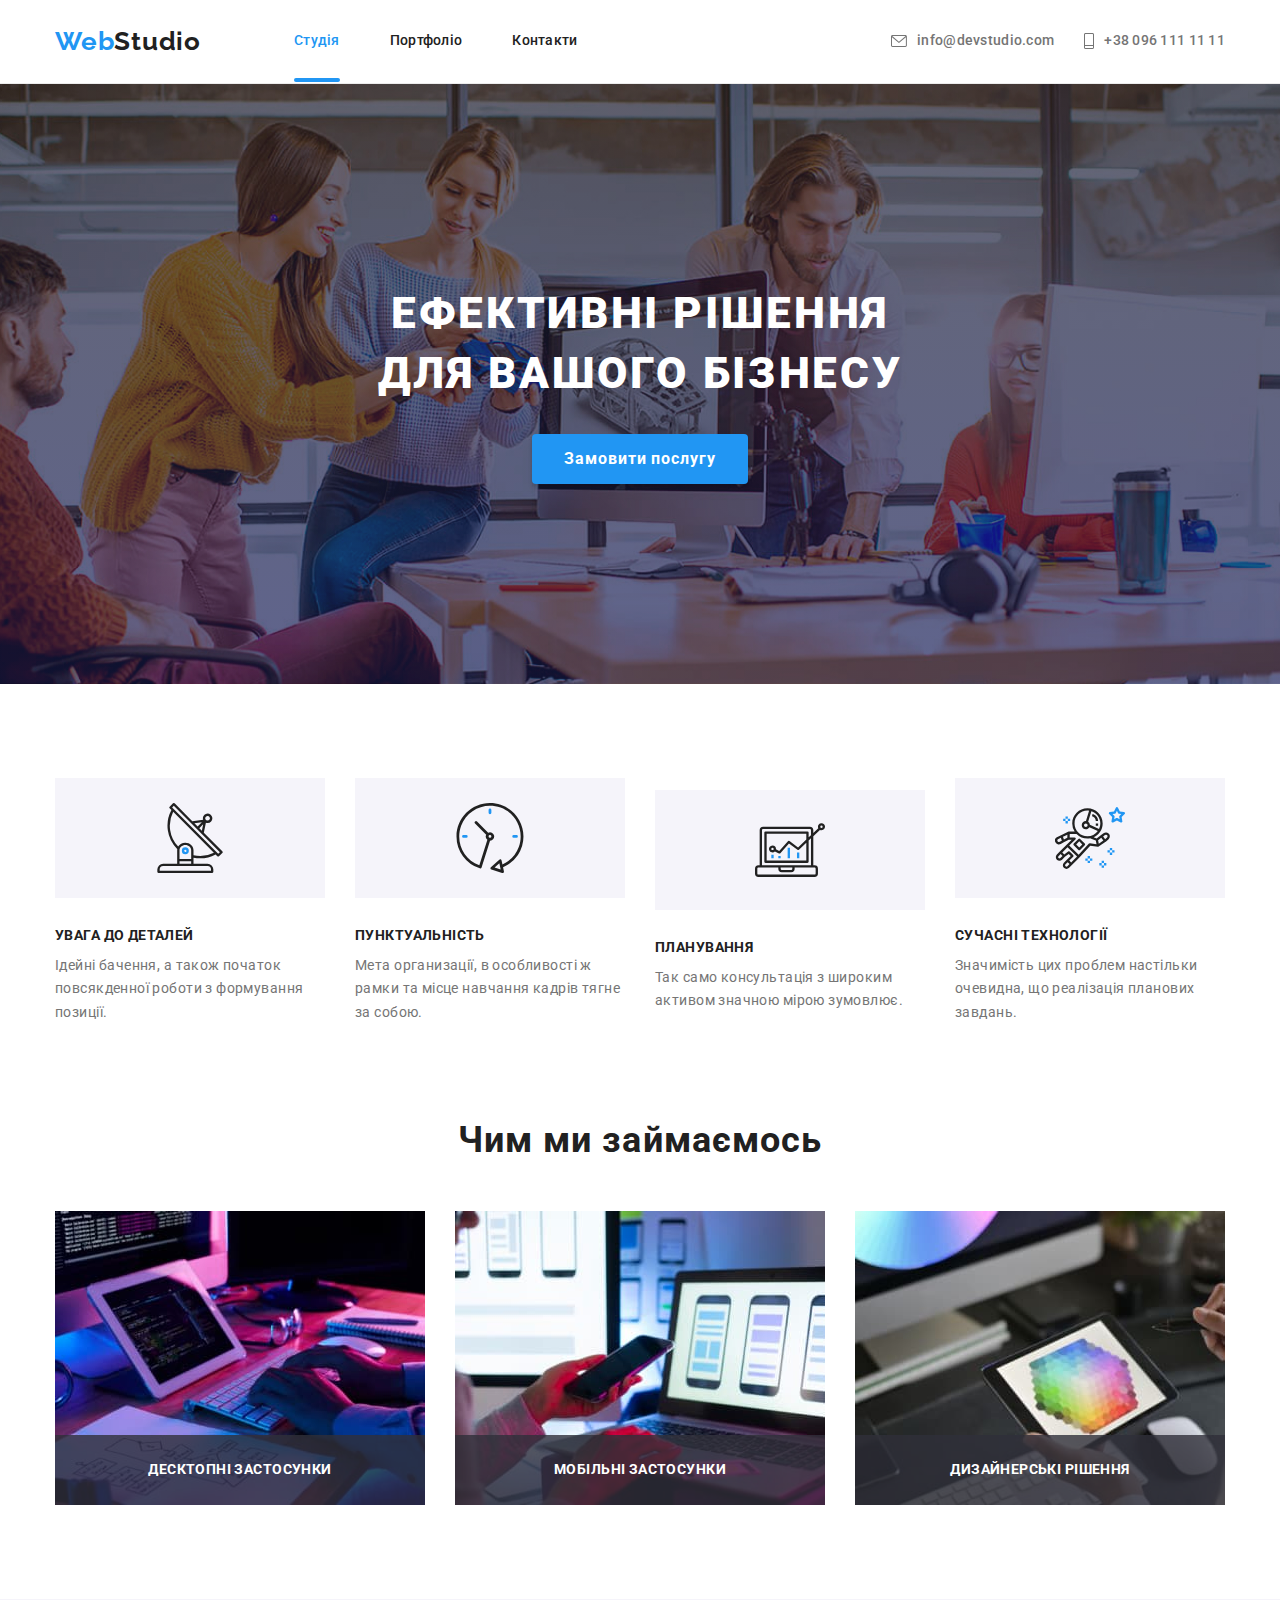
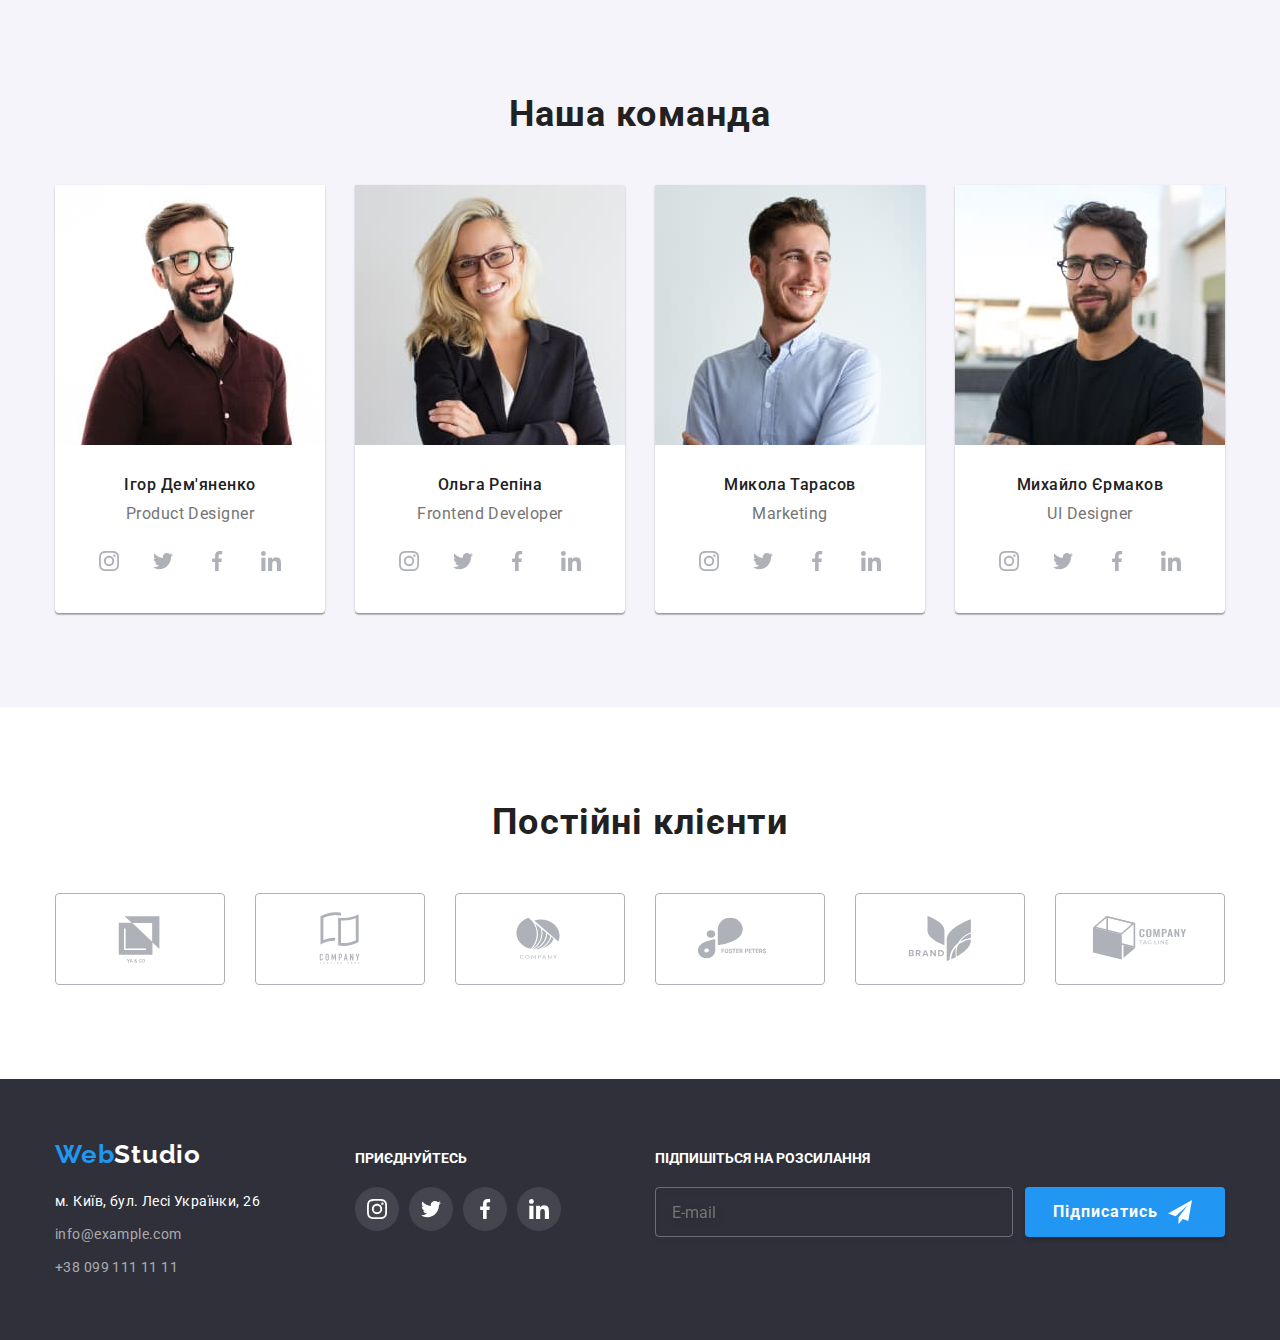
<file: index.html>
<!DOCTYPE html>
<html lang="ru">
<head>
    <meta charset="UTF-8">
    <meta http-equiv="X-UA-Compatible" content="IE=edge">
    <meta name="viewport" content="width=device-width, initial-scale=1.0">
    <title>WebStudio</title>
    <link rel="preconnect" href="https://fonts.googleapis.com">
    <link rel="preconnect" href="https://fonts.gstatic.com" crossorigin>
    <link rel="stylesheet" href="https://fonts.googleapis.com/css2?family=Raleway:wght@700&family=Roboto:wght@400;500;700;900&display=swap">
    <link rel="stylesheet" href="https://cdnjs.cloudflare.com/ajax/libs/modern-normalize/1.1.0/modern-normalize.min.css">
    <!-- <link rel="stylesheet" href="./css/styles.css"> -->
    <link rel="stylesheet" href="./css/main.min.css" />
</head>

<body>
<!-- Header -->
<header class="header">
    <div class="header__container container">
        <nav class="header__logo-menu">
            <a class="logo" href="index.html">Web<span class="logo-header">Studio</a>
            <ul class="menu">
                <li class="menu__item">
                    <a class="menu__link menu__link--current" href="index.html">Студія</a>
                </li>
                <li class="menu__item">
                    <a class="menu__link" href="portfolio.html">Портфоліо</a>
                </li>
                <li class="menu__item">
                    <a class="menu__link" href="">Контакти</a>
                </li>
            </ul>
        </nav>
        <ul class="contacts">
            <li class="contacts__item">
                <a class="contacts__link" href="mailto:info@devstudio.com">
                    <svg class="contacts__icon-mail">
                        <use href="./images/icons.svg#icon-contacts-mail"></use>
                    </svg>info@devstudio.com</a>
            </li>
            <li class="contacts__item">
                <a class="contacts__link" href="tel:+380961111111">
                    <svg class="contacts__icon-tel">
                        <use href="./images/icons.svg#icon-contacts-tel"></use>
                    </svg>+38 096 111 11 11</a>
           </li>
        </ul>
            <button class="mobile-menu__button-open js-open-menu" type="button">
                <svg width="24" height="16">
                    <use href="./images/icons.svg#icon-mobile-menu"></use>
                </svg>
            </button>        
        <div class="mobile-menu js-menu-container">           
            <button class="mobile-menu__button-close js-close-menu" type="button">
                <svg width="19" height="19">
                    <use href="./images/icons.svg#icon-mobile-menu-close"></use>
                </svg>
            </button>            
            <nav>
                <ul class="mob-menu">
                    <li class="mob-menu__item">
                        <a class="mob-menu__link mob-menu__link--current" href="index.html">Студія</a>
                    </li>
                    <li class="mob-menu__item">
                        <a class="mob-menu__link" href="portfolio.html">Портфоліо</a>
                    </li>
                    <li class="mob-menu__item">
                        <a class="mob-menu__link" href="">Контакти</a>
                    </li>
                </ul>
            </nav>            
            <div>
                <ul class="mob-contacts">
                    <li class="mob-contacts__item">
                        <a class="mob-contacts__link" href="tel:+380961111111">+38 096 111 11 11</a>
                    </li>
                    <li class="mob-contacts__item">
                        <a class="mob-contacts__link mob-contacts__link--mail-font" href="mailto:info@devstudio.com">info@devstudio.com</a>
                    </li>
                </ul>                
                <ul class="mob-social">
                    <li class="mob-social__item">
                        <a href="" class="mob-social__link">Instagram</a>
                    </li>
                    <li class="mob-social__item">
                        <a href="" class="mob-social__link">Twitter</a>
                    </li>
                    <li class="mob-social__item">
                        <a href="" class="mob-social__link">Facebook</a>
                    </li>
                    <li class="mob-social__item">
                        <a href="" class="mob-social__link">LinkedIn</a>
                    </li>
                </ul>
                <ul class="mobile-social">
                    <li class="mobile-social__item">
                        <a href="" class="mobile-social__link">
                            <svg class="mobile-social__logo">
                                <use href="./images/icons.svg#icon-social-instagram"></use>
                            </svg>
                        </a>
                    </li>
                    <li class="mobile-social__item">
                        <a href="" class="mobile-social__link">
                            <svg class="mobile-social__logo">
                                <use href="./images/icons.svg#icon-social-twitter"></use>
                            </svg>
                        </a>
                    </li>
                    <li class="mobile-social__item">
                        <a href="" class="mobile-social__link">
                            <svg class="mobile-social__logo">
                                <use href="./images/icons.svg#icon-social-facebook"></use>
                            </svg>
                        </a>
                    </li>
                    <li class="mobile-social__item">
                        <a href="" class="mobile-social__link">
                            <svg class="mobile-social__logo">
                                <use href="./images/icons.svg#icon-social-linkedin"></use>
                            </svg>
                        </a>
                    </li>
                </ul>
            </div>
        </div>    
    </div>
    <script defer src="js/mobile-menu.js"></script>
</header>

<main>
<!-- Секція 1 Головний екран -->
<section class="hero">
    <div class="container container__hero">
        <h1 class="hero__title">Ефективні рішення<br />для вашого бізнесу</h1>
        <button class="hero__button" type="button" data-modal-open>Замовити послугу</button>
    </div>
</section>

<!-- Секція 2 Переваги (приховати заголовок) -->
<section class="section">
    <div class="container">
        <h2 class="section__title section__title--visually-hidden">Переваги</h2>
        <ul class="advantage">
            <li class="advantage__item">
                <div class="advantage__item-icon">
                    <svg class="advantage__icon">
                        <use href="./images/icons.svg#icon-advantage-img1"></use>
                    </svg>
                </div>
                <h3 class="advantage__title">Увага до деталей</h3>
                <p class="advantage__text">Ідейні бачення, а також початок повсякденної роботи з формування позиції.</p>
            </li>
            <li class="advantage__item">
                <div class="advantage__item-icon">
                    <svg class="advantage__icon">
                        <use href="./images/icons.svg#icon-advantage-img2"></use>
                    </svg>
                </div>
                <h3 class="advantage__title">Пунктуальність</h3>
                <p class="advantage__text">Мета организації, в особливості ж рамки та місце навчання кадрів тягне за собою.</p>
            </li>
            <li class="advantage__item">
                <div class="advantage__item-icon">
                    <svg class="advantage__icon">
                        <use href="./images/icons.svg#icon-advantage-img3"></use>
                    </svg>
                </div>
                <h3 class="advantage__title">Планування</h3>
                <p class="advantage__text">Так само консультація з широким активом значною мірою зумовлює.</p>
            </li>
            <li class="advantage__item">
                <div class="advantage__item-icon">
                    <svg class="advantage__icon">
                        <use href="./images/icons.svg#icon-advantage-img4"></use>
                    </svg>
                </div>
                <h3 class="advantage__title">Сучасні технології</h3>
                <p class="advantage__text">Значимість цих проблем настільки очевидна, що реалізація планових завдань.</p>
            </li>
        </ul>
    </div>
</section>

<!-- Секція 3 Чим ми займаємось -->
<section class="section section__doing section--no-padding-top">
    <div class="container">
        <h2 class="section__title">Чим ми займаємось</h2>
        <ul class="doing">
            <li class="doing__item">
                <img class="doing__img" srcset="./images/s3-doing/s3-doing-img1-370-1x.jpg 1x, ./images/s3-doing/s3-doing-img1-370-2x.jpg 2x" src="./images/s3-doing/s3-doing-img1-370-1x.jpg" alt="Десктопні застосунки" width="370" height="294">
                <div class="doing__description">
                    <p class="doing__description-text">Десктопні застосунки</p>
                </div>
            </li>
            <li class="doing__item">
                <img class="doing__img" srcset="./images/s3-doing/s3-doing-img2-370-1x.jpg 1x, ./images/s3-doing/s3-doing-img2-370-2x.jpg 2x" src="./images/s3-doing/s3-doing-img2-370-1x.jpg" alt="Мобільні застосунки" width="370" height="294">
                <div class="doing__description">
                    <p class="doing__description-text">Мобільні застосунки</p>
                </div>
            </li>
            <li class="doing__item">
                <img class="doing__img" srcset="./images/s3-doing/s3-doing-img3-370-1x.jpg 1x, ./images/s3-doing/s3-doing-img3-370-2x.jpg 2x" src="./images/s3-doing/s3-doing-img3-370-1x.jpg" alt="Дизайнерські рішення" width="370" height="294">
                <div class="doing__description">
                    <p class="doing__description-text">Дизайнерські рішення</p>
                </div>
            </li>
        </ul>
    </div>
</section>

<!-- Секція 4 Наша команда -->
<section class="section section--background">
    <div class="container">
        <h2 class="section__title">Наша команда</h2>
        <ul class="team">
            <li class="team__item">
                <picture>
                    <source media="(min-width: 1200px)"
                        srcset="./images/s4-team/s4-team-img1-web-270x260-1x.jpg 1x, ./images/s4-team/s4-team-img1-web-540x520-2x.jpg 2x">
                    <source media="(min-width: 768px)"
                        srcset="./images/s4-team/s4-team-img1-tab-354x374-1x.jpg 1x, ./images/s4-team/s4-team-img1-tab-708x748-2x.jpg 2x">
                    <source media="(min-width: 355px)"
                        srcset="./images/s4-team/s4-team-img1-mob-450x460-1x.jpg 1x, ./images/s4-team/s4-team-img1-mob-900x920-2x.jpg 2x">
                    <source media="(min-width: 271px)"
                        srcset="./images/s4-team/s4-team-img1-tab-354x374-1x.jpg 1x, ./images/s4-team/s4-team-img1-tab-708x748-2x.jpg 2x">
                    <img src="./images/s4-team/s4-team-img1-web-270x260-1x.jpg" alt="Фото Ігор Дем'яненко" />
                </picture>
                <div class="team__description">
                    <h3 class="team__title">Ігор Дем'яненко</h3>
                    <p class="team__text" lang="en">Product Designer</p>
                    <ul class="social">
                        <li class="social__item">
                            <a href="" class="social__link">
                                <svg class="social__logo">
                                    <use href="./images/icons.svg#icon-social-instagram"></use>
                                </svg>
                            </a>
                        </li>
                        <li class="social__item">
                            <a href="" class="social__link">
                                <svg class="social__logo">
                                    <use href="./images/icons.svg#icon-social-twitter"></use>
                                </svg>
                            </a>
                        </li>
                        <li class="social__item">
                            <a href="" class="social__link">
                                <svg class="social__logo">
                                    <use href="./images/icons.svg#icon-social-facebook"></use>
                                </svg>
                            </a>
                        </li>
                        <li class="social__item">
                            <a href="" class="social__link">
                                <svg class="social__logo">
                                    <use href="./images/icons.svg#icon-social-linkedin"></use>
                                </svg>
                            </a>
                        </li>
                    </ul>
                </div>
            </li>
            <li class="team__item">
                <picture>
                    <source media="(min-width: 1200px)"
                        srcset="./images/s4-team/s4-team-img2-web-270x260-1x.jpg 1x, ./images/s4-team/s4-team-img2-web-540x520-2x.jpg 2x">
                    <source media="(min-width: 768px)"
                        srcset="./images/s4-team/s4-team-img2-tab-354x374-1x.jpg 1x, ./images/s4-team/s4-team-img2-tab-708x748-2x.jpg 2x">
                    <source media="(min-width: 355px)"
                        srcset="./images/s4-team/s4-team-img2-mob-450x460-1x.jpg 1x, ./images/s4-team/s4-team-img2-mob-900x920-2x.jpg 2x">
                    <source media="(min-width: 271px)"
                        srcset="./images/s4-team/s4-team-img2-tab-354x374-1x.jpg 1x, ./images/s4-team/s4-team-img2-tab-708x748-2x.jpg 2x">
                    <img src="./images/s4-team/s4-team-img2-web-270x260-1x.jpg" alt="Ольга Репіна" />
                </picture>
                <div class="team__description">
                    <h3 class="team__title">Ольга Репіна</h3>
                    <p class="team__text" lang="en">Frontend Developer</p>
                    <ul class="social">
                        <li class="social__item">
                            <a href="" class="social__link">
                                <svg class="social__logo">
                                    <use href="./images/icons.svg#icon-social-instagram"></use>
                                </svg>
                            </a>
                        </li>
                        <li class="social__item">
                            <a href="" class="social__link">
                                <svg class="social__logo">
                                    <use href="./images/icons.svg#icon-social-twitter"></use>
                                </svg>
                            </a>
                        </li>
                        <li class="social__item">
                            <a href="" class="social__link">
                                <svg class="social__logo">
                                    <use href="./images/icons.svg#icon-social-facebook"></use>
                                </svg>
                            </a>
                        </li>
                        <li class="social__item">
                            <a href="" class="social__link">
                                <svg class="social__logo">
                                    <use href="./images/icons.svg#icon-social-linkedin"></use>
                                </svg>
                            </a>
                        </li>
                    </ul>
                </div>
            </li>
            <li class="team__item">
                <picture>
                    <source media="(min-width: 1200px)"
                        srcset="./images/s4-team/s4-team-img3-web-270x260-1x.jpg 1x, ./images/s4-team/s4-team-img3-web-540x520-2x.jpg 2x">
                    <source media="(min-width: 768px)"
                        srcset="./images/s4-team/s4-team-img3-tab-354x374-1x.jpg 1x, ./images/s4-team/s4-team-img3-tab-708x748-2x.jpg 2x">
                    <source media="(min-width: 355px)"
                        srcset="./images/s4-team/s4-team-img3-mob-450x460-1x.jpg 1x, ./images/s4-team/s4-team-img3-mob-900x920-2x.jpg 2x">
                    <source media="(min-width: 271px)"
                        srcset="./images/s4-team/s4-team-img3-tab-354x374-1x.jpg 1x, ./images/s4-team/s4-team-img3-tab-708x748-2x.jpg 2x">
                    <img src="./images/s4-team/s4-team-img3-web-270x260-1x.jpg" alt="Микола Тарасов" />
                </picture>
                <div class="team__description">
                    <h3 class="team__title">Микола Тарасов</h3>
                    <p class="team__text" lang="en">Marketing</p>
                    <ul class="social">
                        <li class="social__item">
                            <a href="" class="social__link">
                                <svg class="social__logo">
                                    <use href="./images/icons.svg#icon-social-instagram"></use>
                                </svg>
                            </a>
                        </li>
                        <li class="social__item">
                            <a href="" class="social__link">
                                <svg class="social__logo">
                                    <use href="./images/icons.svg#icon-social-twitter"></use>
                                </svg>
                            </a>
                        </li>
                        <li class="social__item">
                            <a href="" class="social__link">
                                <svg class="social__logo">
                                    <use href="./images/icons.svg#icon-social-facebook"></use>
                                </svg>
                            </a>
                        </li>
                        <li class="social__item">
                            <a href="" class="social__link">
                                <svg class="social__logo">
                                    <use href="./images/icons.svg#icon-social-linkedin"></use>
                                </svg>
                            </a>
                        </li>
                    </ul>
                </div>
            </li>
            <li class="team__item">
                <picture>
                    <source media="(min-width: 1200px)"
                        srcset="./images/s4-team/s4-team-img4-web-270x260-1x.jpg 1x, ./images/s4-team/s4-team-img4-web-540x520-2x.jpg 2x">
                    <source media="(min-width: 768px)"
                        srcset="./images/s4-team/s4-team-img4-tab-354x374-1x.jpg 1x, ./images/s4-team/s4-team-img4-tab-708x748-2x.jpg 2x">
                    <source media="(min-width: 355px)"
                        srcset="./images/s4-team/s4-team-img4-mob-450x460-1x.jpg 1x, ./images/s4-team/s4-team-img4-mob-900x920-2x.jpg 2x">
                    <source media="(min-width: 271px)"
                        srcset="./images/s4-team/s4-team-img4-tab-354x374-1x.jpg 1x, ./images/s4-team/s4-team-img4-tab-708x748-2x.jpg 2x">
                    <img src="./images/s4-team/s4-team-img4-web-270x260-1x.jpg" alt="Михайло Єрмаков" />
                </picture>
                <div class="team__description">
                    <h3 class="team__title">Михайло Єрмаков</h3>
                    <p class="team__text" lang="en">UI Designer</p>
                    <ul class="social">
                        <li class="social__item">
                            <a href="" class="social__link">
                                <svg class="social__logo">
                                    <use href="./images/icons.svg#icon-social-instagram"></use>
                                </svg>
                            </a>
                        </li>
                        <li class="social__item">
                            <a href="" class="social__link">
                                <svg class="social__logo">
                                    <use href="./images/icons.svg#icon-social-twitter"></use>
                                </svg>
                            </a>
                        </li>
                        <li class="social__item">
                            <a href="" class="social__link">
                                <svg class="social__logo">
                                    <use href="./images/icons.svg#icon-social-facebook"></use>
                                </svg>
                            </a>
                        </li>
                        <li class="social__item">
                            <a href="" class="social__link">
                                <svg class="social__logo">
                                    <use href="./images/icons.svg#icon-social-linkedin"></use>
                                </svg>
                            </a>
                        </li>
                    </ul>
                </div>
            </li>
        </ul>
    </div>
</section>

<!-- Постійні клієнти -->
<section class="section">
    <div class="container">
        <h2 class="section__title">Постійні клієнти</h2>
        <ul class="clients">
            <li class="clients__item">
                <a href="" class="clients__link">
                    <svg class="clients__logo">
                        <use href="./images/icons.svg#icon-clients-logo1"></use>
                    </svg>
                </a>
            </li>
            <li class="clients__item">
                <a href="" class="clients__link">
                    <svg class="clients__logo">
                        <use href="./images/icons.svg#icon-clients-logo2"></use>
                    </svg>
                </a>
            </li>
            <li class="clients__item">
                <a href="" class="clients__link">
                    <svg class="clients__logo">
                        <use href="./images/icons.svg#icon-clients-logo3"></use>
                    </svg>
                </a>
            </li>
            <li class="clients__item">
                <a href="" class="clients__link">
                    <svg class="clients__logo">
                        <use href="./images/icons.svg#icon-clients-logo4"></use>
                    </svg>
                </a>
            </li>
            <li class="clients__item">
                <a href="" class="clients__link">
                    <svg class="clients__logo">
                        <use href="./images/icons.svg#icon-clients-logo5"></use>
                    </svg>
                </a>
            </li>
            <li class="clients__item">
                <a href="" class="clients__link">
                    <svg class="clients__logo">
                        <use href="./images/icons.svg#icon-clients-logo6"></use>
                    </svg>
                </a>
            </li>
        </ul>
    </div>
</section>
</main>

<!-- Footer -->
<footer class="footer">

    <div class="container footer__columns">

        <div class="footer__columns-first">
            <a class="logo link" href="index.html">Web<span class="logo-footer">Studio</span></a>
            <address class="footer-contacts address">
                <ul class="footer-contacts__list list">
                    <li class="footer-contacts__item">
                        <a class="footer-contacts__link link footer-contacts__link--address"
                            href="https://goo.gl/maps/5prfQH1JwphvAtdC9">
                            м. Київ, бул. Лесі Українки, 26
                        </a>
                    </li>
                    <li class="footer-contacts__item">
                        <a class="footer-contacts__link link" href="mailto:info@example.com">info@example.com</a>
                    </li>
                    <li class="footer-contacts__item">
                        <a class="footer-contacts__link link" href="tel:+380991111111">+38 099 111 11 11</a>
                    </li>
                </ul>
            </address>
        </div>

        <div class="footer-social">
            <h2 class="footer__columns--title">Приєднуйтесь</h2>
            <ul class="footer-social__list">
                <li class="footer-social__item">
                    <a href="" class="footer-social__link">
                        <svg class="footer-social__logo">
                            <use href="./images/icons.svg#icon-social-instagram"></use>
                        </svg>
                    </a>
                </li>
                <li class="footer-social__item">
                    <a href="" class="footer-social__link">
                        <svg class="footer-social__logo">
                            <use href="./images/icons.svg#icon-social-twitter"></use>
                        </svg>
                    </a>
                </li>
                <li class="footer-social__item">
                    <a href="" class="footer-social__link">
                        <svg class="footer-social__logo">
                            <use href="./images/icons.svg#icon-social-facebook"></use>
                        </svg>
                    </a>
                </li>
                <li class="footer-social__item">
                    <a href="" class="footer-social__link">
                        <svg class="footer-social__logo">
                            <use href="./images/icons.svg#icon-social-linkedin"></use>
                        </svg>
                    </a>
                </li>
            </ul>
        </div>

        <div class="footer-mailing">
            <h2 class="footer__columns--title">Підпишіться на розсилання</h2>
            <form class="footer-mailing__form">
                <input class="footer-mailing__input" type="email" name="email" placeholder="E-mail">
                <button type="submit" class="footer-mailing__button">Підписатись
                    <svg class="footer-mailing__icon">
                        <use href="./images/icons.svg#icon-footer-mailing"></use>
                    </svg>
                </button>
            </form>
        </div>

    </div>
</footer>

<!-- Модальне вікно -->
 <div class="backdrop is-hidden" data-modal>
    <div class="modal">
        <button type="button" class="modal__button-close" data-modal-close>
            <svg width="18" height="18">
                <use href="./images/icons.svg#icon-modal-close"></use>
            </svg>
        </button>
        <p class="modal__title">Залиште свої дані, ми до вас зателефонуємо</p>
        <form class="modal__form form" autocomplete="off">
        <div class="form__field">
            <label class="form__label" for="name">Ім'я</label>
            <input class="form__input" type="text" id="name" name="user-name" />
            <svg class="form__icon">
                <use href=./images/icons.svg#icon-modal-name></use>
            </svg>
        </div>
        <div class="form__field">
            <label class="form__label" for="tel">Телефон</label>
            <input class="form__input" type="tel" id="tel" name="user-tel" />
            <svg class="form__icon">
                <use href=./images/icons.svg#icon-modal-tel></use>
            </svg>
        </div>
        <div class="form__field">
            <label class="form__label" for="mail">Пошта</label>
            <input class="form__input" type="email" id="mail" name="user-mail" />
            <svg class="form__icon">
                <use href=./images/icons.svg#icon-modal-mail></use>
            </svg>
        </div>
        <div class="form__field-comments">
            <label class="form__label" for="comments">Коментар</label>
            <textarea class="form__comments" name="comments" id="comments" placeholder="Введите текст"></textarea>
        </div>
        <div class="checkbox__form">
            <label class="checkbox__label">
                <input type="checkbox" class="checkbox__input" />
                <svg class="checkbox__icon">
                    <use href=./images/icons.svg#icon-modal-policy></use>
                </svg>
                <span class="checkbox__text">Погоджуюсь на розсилання та приймаю </span>
                <a href=".#" class="checkbox__link">Умови договору</a>
            </label>
        </div>
        <button type="submit" class="modal__button-form">Відіслати</button>
        </form>
    </div>
</div>

<script src="./js/modal.js"></script>
</body>
</html>
</file>
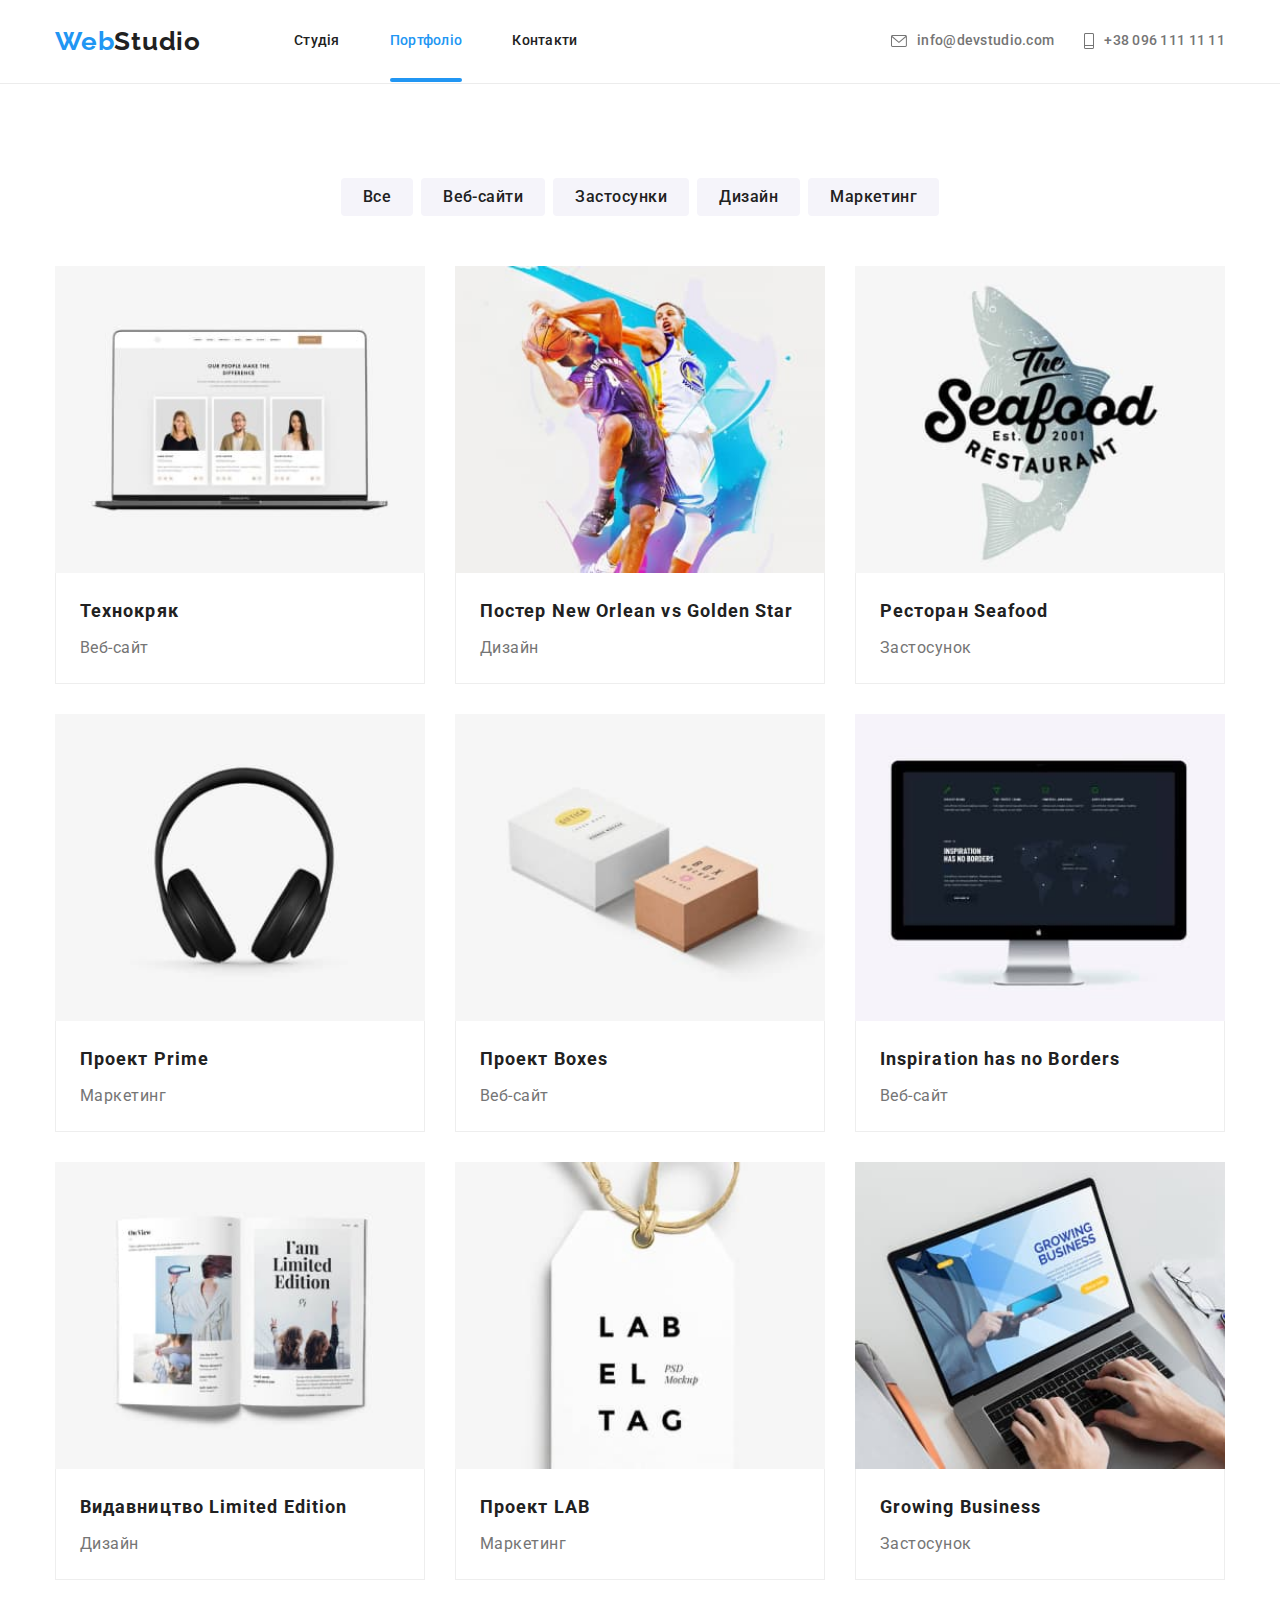
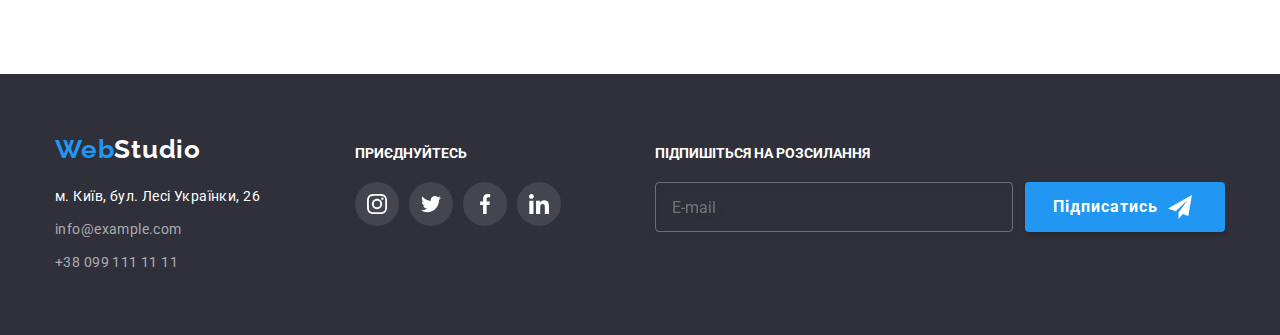
<file: portfolio.html>
<!DOCTYPE html>
<html lang="uk">

<head>
    <meta charset="UTF-8">
    <meta http-equiv="X-UA-Compatible" content="IE=edge">
    <meta name="viewport" content="width=device-width, initial-scale=1.0">
    <title>WebStudio</title>
    <link rel="preconnect" href="https://fonts.googleapis.com">
    <link rel="preconnect" href="https://fonts.gstatic.com" crossorigin>
    <link rel="stylesheet" href="https://fonts.googleapis.com/css2?family=Raleway:wght@700&family=Roboto:wght@400;500;700;900&display=swap">
    <link rel="stylesheet" href="https://cdnjs.cloudflare.com/ajax/libs/modern-normalize/1.1.0/modern-normalize.min.css">
    <!-- <link rel="stylesheet" href="./css/styles.css"> -->
    <link rel="stylesheet" href="./css/main.min.css" />
</head>

<body>
<!-- Header -->
<header class="header">
    <div class="header__container container">
        <nav class="header__logo-menu">
            <a class="logo" href="index.html">Web<span class="logo-header">Studio</a>
            <ul class="menu">
                <li class="menu__item">
                    <a class="menu__link" href="index.html">Студія</a>
                </li>
                <li class="menu__item">
                    <a class="menu__link menu__link--current" href="portfolio.html">Портфоліо</a>
                </li>
                <li class="menu__item">
                    <a class="menu__link" href="">Контакти</a>
                </li>
            </ul>
        </nav>
        <ul class="contacts">
            <li class="contacts__item">
                <a class="contacts__link" href="mailto:info@devstudio.com">
                    <svg class="contacts__icon-mail">
                        <use href="./images/icons.svg#icon-contacts-mail"></use>
                    </svg>info@devstudio.com</a>
            </li>
            <li class="contacts__item">
                <a class="contacts__link" href="tel:+380961111111">
                    <svg class="contacts__icon-tel">
                        <use href="./images/icons.svg#icon-contacts-tel"></use>
                    </svg>+38 096 111 11 11</a>
            </li>
        </ul>
        <button class="mobile-menu__button-open js-open-menu" type="button">
            <svg width="24" height="16">
                <use href="./images/icons.svg#icon-mobile-menu"></use>
            </svg>
        </button>
        <div class="mobile-menu js-menu-container">
            <button class="mobile-menu__button-close js-close-menu" type="button">
                <svg width="19" height="19">
                    <use href="./images/icons.svg#icon-mobile-menu-close"></use>
                </svg>
            </button>
            <nav>
                <ul class="mob-menu">
                    <li class="mob-menu__item">
                        <a class="mob-menu__link mob-menu__link--current" href="index.html">Студія</a>
                    </li>
                    <li class="mob-menu__item">
                        <a class="mob-menu__link" href="portfolio.html">Портфоліо</a>
                    </li>
                    <li class="mob-menu__item">
                        <a class="mob-menu__link" href="">Контакти</a>
                    </li>
                </ul>
            </nav>
            <div>
                <ul class="mob-contacts">
                    <li class="mob-contacts__item">
                        <a class="mob-contacts__link" href="tel:+380961111111">+38 096 111 11 11</a>
                    </li>
                    <li class="mob-contacts__item">
                        <a class="mob-contacts__link mob-contacts__link--mail-font"
                            href="mailto:info@devstudio.com">info@devstudio.com</a>
                    </li>
                </ul>
                <ul class="mob-social">
                    <li class="mob-social__item">
                        <a href="" class="mob-social__link">Instagram</a>
                    </li>
                    <li class="mob-social__item">
                        <a href="" class="mob-social__link">Twitter</a>
                    </li>
                    <li class="mob-social__item">
                        <a href="" class="mob-social__link">Facebook</a>
                    </li>
                    <li class="mob-social__item">
                        <a href="" class="mob-social__link">LinkedIn</a>
                    </li>
                </ul>
                <ul class="mobile-social">
                    <li class="mobile-social__item">
                        <a href="" class="mobile-social__link">
                            <svg class="mobile-social__logo">
                                <use href="./images/icons.svg#icon-social-instagram"></use>
                            </svg>
                        </a>
                    </li>
                    <li class="mobile-social__item">
                        <a href="" class="mobile-social__link">
                            <svg class="mobile-social__logo">
                                <use href="./images/icons.svg#icon-social-twitter"></use>
                            </svg>
                        </a>
                    </li>
                    <li class="mobile-social__item">
                        <a href="" class="mobile-social__link">
                            <svg class="mobile-social__logo">
                                <use href="./images/icons.svg#icon-social-facebook"></use>
                            </svg>
                        </a>
                    </li>
                    <li class="mobile-social__item">
                        <a href="" class="mobile-social__link">
                            <svg class="mobile-social__logo">
                                <use href="./images/icons.svg#icon-social-linkedin"></use>
                            </svg>
                        </a>
                    </li>
                </ul>
            </div>
        </div>
    </div>
    <script defer src="js/mobile-menu.js"></script>
</header>

<main>
<!-- Секція Меню та Портфоліо -->
<section class="section">
    <div class="container">
    <h2 class="section__title section__title--visually-hidden">Портфоліо</h2>
    <ul class="filter">
        <li class="filter__item">
            <button class="filter__button" type="button">Все</button>
        </li>
        <li class="filter__item">
            <button class="filter__button" type="button">Веб-сайти</button>
        </li>
        <li class="filter__item">
            <button class="filter__button" type="button">Застосунки</button>
        </li>
        <li class="filter__item">
            <button class="filter__button" type="button">Дизайн</button>
        </li>
        <li class="filter__item">
            <button class="filter__button" type="button">Маркетинг</button>
        </li>
    </ul>
    <ul class="portfolio">
        <li class="portfolio__item">
            <a class="portfolio__link" href="">
                <div class="portfolio__img-description">
                <picture>
                    <source srcset="./images/portfolio/portfolio-img1-mob-450x294-1x.jpg 1x, 
                                    ./images/portfolio/portfolio-img1-mob-900x588-2x.jpg 2x"
                            type="image/jpeg" 
                            media="(max-width: 767.5px)" />   
                    <source srcset="./images/portfolio/portfolio-img1-tab-354x294-1x.jpg 1x,
                                    ./images/portfolio/portfolio-img1-tab-708x588-2x.jpg 2x"
                            type="image/jpeg" 
                            media="(min-width: 768px)" />
                    <source srcset="./images/portfolio/portfolio-img1-web-370x294-1x.jpg 1x,
                                    ./images/portfolio/portfolio-img1-web-740x588-2x.jpg 2x"
                            type="image/jpeg" 
                            media="(min-width: 1200px)" />
                    <img class="portfolio__img" 
                         src="./images/portfolio/portfolio-img1.jpg" 
                         alt="Веб-сайт Технокряк"
                         width="450" 
                         height="294" />
                </picture>
                    <!-- <img class="portfolio__img" src="./images/portfolio/portfolio-img1.jpg" alt="Веб-сайт Технокряк" width="370" height="294"> -->
                    <p class="portfolio__description">Технокряк - цу сучасна платформа розповсюдження коронавірусу. Компанії використовують її для цифрового шпигунства та
                    атак на захищені сервени конкурентів.</p>
                </div>
                <div class="portfolio__title-item">
                    <h2 class="portfolio__title">Технокряк</h2>
                    <p class="portfolio__text">Веб-сайт</p>
                </div>
            </a>
        </li>
        <li class="portfolio__item">
            <a class="portfolio__link" href="">
                <div class="portfolio__img-description">
                <picture>
                    <source srcset="./images/portfolio/portfolio-img2-mob-450x294-1x.jpg 1x, 
                                    ./images/portfolio/portfolio-img2-mob-900x588-2x.jpg 2x" 
                            type="image/jpeg"
                            media="(max-width: 767.5px)" />
                    <source srcset="./images/portfolio/portfolio-img2-tab-354x294-1x.jpg 1x,
                                    ./images/portfolio/portfolio-img2-tab-708x588-2x.jpg 2x" 
                            type="image/jpeg"
                            media="(min-width: 768px)" />
                    <source srcset="./images/portfolio/portfolio-img2-web-370x294-1x.jpg 1x,
                                    ./images/portfolio/portfolio-img2-web-740x588-2x.jpg 2x" 
                            type="image/jpeg"
                            media="(min-width: 1200px)" />
                    <img class="portfolio__img" 
                         src="./images/portfolio/portfolio-img2.jpg" 
                         alt="Постер New Orlean vs Golden Star" 
                         width="450"
                         height="294" />
                </picture>
                    <!-- <img class="portfolio__img" src="./images/portfolio/portfolio-img2.jpg" alt="Дизайн Постер New Orlean vs Golden Star" width="370" height="294"> -->
                    <p class="portfolio__description">Постер New Orlean vs Golden Star</p>
                </div>
                <div class="portfolio__title-item">
                    <h2 class="portfolio__title">Постер New Orlean vs Golden Star</h2>
                    <p class="portfolio__text">Дизайн</p>
                </div>
            </a>
        </li>
        <li class="portfolio__item">
            <a class="portfolio__link" href="">
                <div class="portfolio__img-description">
                <picture>
                    <source srcset="./images/portfolio/portfolio-img3-mob-450x294-1x.jpg 1x, 
                                    ./images/portfolio/portfolio-img3-mob-900x588-2x.jpg 2x" 
                            type="image/jpeg"
                            media="(max-width: 767.5px)" />
                    <source srcset="./images/portfolio/portfolio-img3-tab-354x294-1x.jpg 1x,
                                    ./images/portfolio/portfolio-img3-tab-708x588-2x.jpg 2x" 
                            type="image/jpeg"
                            media="(min-width: 768px)" />
                    <source srcset="./images/portfolio/portfolio-img3-web-370x294-1x.jpg 1x,
                                    ./images/portfolio/portfolio-img3-web-740x588-2x.jpg 2x" 
                            type="image/jpeg"
                            media="(min-width: 1200px)" />
                    <img class="portfolio__img" 
                         src="./images/portfolio/portfolio-img3.jpg" 
                         alt="Ресторан Seafood"
                         width="450" 
                         height="294" />
                </picture>
                    <!-- <img class="portfolio__img" src="./images/portfolio/portfolio-img3.jpg" alt="Застосунок Ресторан Seafood" width="370" height="294"> -->
                    <p class="portfolio__description">Ресторан Seafood</p>
                </div>
            <div class="portfolio__title-item">
            <h2 class="portfolio__title">Ресторан Seafood</h2>
            <p class="portfolio__text">Застосунок</p>
        </div>
        </a>
        </li>
        <li class="portfolio__item">
            <a class="portfolio__link" href="">
                <div class="portfolio__img-description">
                <picture>
                    <source srcset="./images/portfolio/portfolio-img4-mob-450x294-1x.jpg 1x, 
                                    ./images/portfolio/portfolio-img4-mob-900x588-2x.jpg 2x" 
                            type="image/jpeg"
                            media="(max-width: 767.5px)" />
                    <source srcset="./images/portfolio/portfolio-img4-tab-354x294-1x.jpg 1x,
                                    ./images/portfolio/portfolio-img4-tab-708x588-2x.jpg 2x" 
                            type="image/jpeg"
                            media="(min-width: 768px)" />
                    <source srcset="./images/portfolio/portfolio-img4-web-370x294-1x.jpg 1x,
                                    ./images/portfolio/portfolio-img4-web-740x588-2x.jpg 2x" 
                            type="image/jpeg"
                            media="(min-width: 1200px)" />
                    <img class="portfolio__img" 
                         src="./images/portfolio/portfolio-img4.jpg" 
                         alt="Проект Prime" 
                         width="450"
                         height="294" />
                </picture>
                    <!-- <img class="portfolio__img" src="./images/portfolio/portfolio-img4.jpg" alt="Маркетинг Проект Prime" width="370" height="294"> -->
                    <p class="portfolio__description">Проект Prime</p>
                </div>
            <div class="portfolio__title-item">
            <h2 class="portfolio__title">Проект Prime</h2>
            <p class="portfolio__text">Маркетинг</p>
        </div>
        </a>
        </li>
        <li class="portfolio__item">
            <a class="portfolio__link" href="">
                <div class="portfolio__img-description">
                <picture>
                    <source srcset="./images/portfolio/portfolio-img5-mob-450x294-1x.jpg 1x, 
                                    ./images/portfolio/portfolio-img5-mob-900x588-2x.jpg 2x" 
                            type="image/jpeg"
                            media="(max-width: 767.5px)" />
                    <source srcset="./images/portfolio/portfolio-img5-tab-354x294-1x.jpg 1x,
                                    ./images/portfolio/portfolio-img5-tab-708x588-2x.jpg 2x" 
                            type="image/jpeg"
                            media="(min-width: 768px)" />
                    <source srcset="./images/portfolio/portfolio-img5-web-370x294-1x.jpg 1x,
                                    ./images/portfolio/portfolio-img5-web-740x588-2x.jpg 2x" 
                            type="image/jpeg"
                            media="(min-width: 1200px)" />
                    <img class="portfolio__img" 
                         src="./images/portfolio/portfolio-img5.jpg" 
                         alt="Проект Boxes" 
                         width="450"
                         height="294" />
                </picture>
                    <!-- <img class="portfolio__img" src="./images/portfolio/portfolio-img5.jpg" alt="Веб-сайт Проект Boxes" width="370" height="294"> -->
                    <p class="portfolio__description">Проект Boxes</p>
                </div>
            <div class="portfolio__title-item">
            <h2 class="portfolio__title">Проект Boxes</h2>
            <p class="portfolio__text">Веб-сайт</p>
        </div>
        </a>
        </li>
        <li class="portfolio__item">
            <a class="portfolio__link" href="">
                <div class="portfolio__img-description">
                <picture>
                    <source srcset="./images/portfolio/portfolio-img6-mob-450x294-1x.jpg 1x, 
                                    ./images/portfolio/portfolio-img6-mob-900x588-2x.jpg 2x" 
                            type="image/jpeg"
                            media="(max-width: 767.5px)" />
                    <source srcset="./images/portfolio/portfolio-img6-tab-354x294-1x.jpg 1x,
                                    ./images/portfolio/portfolio-img6-tab-708x588-2x.jpg 2x" 
                            type="image/jpeg"
                            media="(min-width: 768px)" />
                    <source srcset="./images/portfolio/portfolio-img6-web-370x294-1x.jpg 1x,
                                    ./images/portfolio/portfolio-img6-web-740x588-2x.jpg 2x" 
                            type="image/jpeg"
                            media="(min-width: 1200px)" />
                    <img class="portfolio__img" 
                         src="./images/portfolio/portfolio-img6.jpg" 
                         alt="Inspiration has no Borders" 
                         width="450"
                         height="294" />
                </picture>
                    <!-- <img class="portfolio__img" src="./images/portfolio/portfolio-img6.jpg" alt="Веб-сайт Inspiration has no Borders" width="370" height="294"> -->
                    <p class="portfolio__description">Inspiration has no Borders</p>
                </div>
            <div class="portfolio__title-item">
            <h2 class="portfolio__title">Inspiration has no Borders</h2>
            <p class="portfolio__text">Веб-сайт</p>
        </div>
        </a>
        </li>
        <li class="portfolio__item">
            <a class="portfolio__link" href="">
                <div class="portfolio__img-description">
                <picture>
                    <source srcset="./images/portfolio/portfolio-img7-mob-450x294-1x.jpg 1x, 
                                    ./images/portfolio/portfolio-img7-mob-900x588-2x.jpg 2x" 
                            type="image/jpeg"
                            media="(max-width: 767.5px)" />
                    <source srcset="./images/portfolio/portfolio-img7-tab-354x294-1x.jpg 1x,
                                    ./images/portfolio/portfolio-img7-tab-708x588-2x.jpg 2x" 
                            type="image/jpeg"
                            media="(min-width: 768px)" />
                    <source srcset="./images/portfolio/portfolio-img7-web-370x294-1x.jpg 1x,
                                    ./images/portfolio/portfolio-img7-web-740x588-2x.jpg 2x" 
                            type="image/jpeg"
                            media="(min-width: 1200px)" />
                    <img class="portfolio__img" 
                         src="./images/portfolio/portfolio-img7.jpg" 
                         alt="Издание Limited Edition" 
                         width="450"
                         height="294" />
                </picture>
                    <!-- <img class="portfolio__img" src="./images/portfolio/portfolio-img7.jpg" alt="Дизайн Видавництво Limited Edition" width="370" height="294"> -->
                    <p class="portfolio__description">Видавництво Limited Edition</p>
                </div>
            <div class="portfolio__title-item">
            <h2 class="portfolio__title">Видавництво Limited Edition</h2>
            <p class="portfolio__text">Дизайн</p>
        </div>
        </a>
        </li>
        <li class="portfolio__item">
            <a class="portfolio__link" href="">
                <div class="portfolio__img-description">
                <picture>
                    <source srcset="./images/portfolio/portfolio-img8-mob-450x294-1x.jpg 1x, 
                                    ./images/portfolio/portfolio-img8-mob-900x588-2x.jpg 2x" 
                            type="image/jpeg"
                            media="(max-width: 767.5px)" />
                    <source srcset="./images/portfolio/portfolio-img8-tab-354x294-1x.jpg 1x,
                                    ./images/portfolio/portfolio-img8-tab-708x588-2x.jpg 2x" 
                            type="image/jpeg"
                            media="(min-width: 768px)" />
                    <source srcset="./images/portfolio/portfolio-img8-web-370x294-1x.jpg 1x,
                                    ./images/portfolio/portfolio-img8-web-740x588-2x.jpg 2x" 
                            type="image/jpeg"
                            media="(min-width: 1200px)" />
                    <img class="portfolio__img" 
                         src="./images/portfolio/portfolio-img8.jpg" 
                         alt="Проект LAB" 
                         width="450"
                         height="294" />
                </picture>
                    <!-- <img class="portfolio__img" src="./images/portfolio/portfolio-img8.jpg" alt="Маркетинг Проект LAB" width="370" height="294"> -->
                    <p class="portfolio__description">Проект LAB</p>
                </div>
            <div class="portfolio__title-item">
            <h2 class="portfolio__title">Проект LAB</h2>
            <p class="portfolio__text">Маркетинг</p>
        </div>
        </a>
        </li>
        <li class="portfolio__item">
            <a class="portfolio__link" href="">
                <div class="portfolio__img-description">
                <picture>
                    <source srcset="./images/portfolio/portfolio-img9-mob-450x294-1x.jpg 1x, 
                                    ./images/portfolio/portfolio-img9-mob-900x588-2x.jpg 2x" 
                            type="image/jpeg"
                            media="(max-width: 767.5px)" />
                    <source srcset="./images/portfolio/portfolio-img9-tab-354x294-1x.jpg 1x,
                                    ./images/portfolio/portfolio-img9-tab-708x588-2x.jpg 2x" 
                            type="image/jpeg"
                            media="(min-width: 768px)" />
                    <source srcset="./images/portfolio/portfolio-img9-web-370x294-1x.jpg 1x,
                                    ./images/portfolio/portfolio-img9-web-740x588-2x.jpg 2x" 
                            type="image/jpeg"
                            media="(min-width: 1200px)" />
                    <img class="portfolio__img" 
                         src="./images/portfolio/portfolio-img9.jpg" 
                         alt="Growing Business" 
                         width="450" 
                         height="294" />
                </picture>
                    <!-- <img class="portfolio__img" src="./images/portfolio/portfolio-img9.jpg" alt="Застосунок Growing Business" width="370" height="294"> -->
                    <p class="portfolio__description">Growing Business</p>
                </div>
            <div class="portfolio__title-item">
            <h2 class="portfolio__title">Growing Business</h2>
            <p class="portfolio__text">Застосунок</p>
        </div>
        </a>
        </li>
    </ul>
    </div>
</section>
</main>

<!-- Footer -->
<footer class="footer">

    <div class="container footer__columns">

        <div class="footer__columns-first">
            <a class="logo link" href="index.html">Web<span class="logo-footer">Studio</span></a>
            <address class="footer-contacts address">
                <ul class="footer-contacts__list list">
                    <li class="footer-contacts__item">
                        <a class="footer-contacts__link link footer-contacts__link--address"
                            href="https://goo.gl/maps/5prfQH1JwphvAtdC9">
                            м. Київ, бул. Лесі Українки, 26
                        </a>
                    </li>
                    <li class="footer-contacts__item">
                        <a class="footer-contacts__link link" href="mailto:info@example.com">info@example.com</a>
                    </li>
                    <li class="footer-contacts__item">
                        <a class="footer-contacts__link link" href="tel:+380991111111">+38 099 111 11 11</a>
                    </li>
                </ul>
            </address>
        </div>

        <div class="footer-social">
            <h2 class="footer__columns--title">Приєднуйтесь</h2>
            <ul class="footer-social__list">
                <li class="footer-social__item">
                    <a href="" class="footer-social__link">
                        <svg class="footer-social__logo">
                            <use href="./images/icons.svg#icon-social-instagram"></use>
                        </svg>
                    </a>
                </li>
                <li class="footer-social__item">
                    <a href="" class="footer-social__link">
                        <svg class="footer-social__logo">
                            <use href="./images/icons.svg#icon-social-twitter"></use>
                        </svg>
                    </a>
                </li>
                <li class="footer-social__item">
                    <a href="" class="footer-social__link">
                        <svg class="footer-social__logo">
                            <use href="./images/icons.svg#icon-social-facebook"></use>
                        </svg>
                    </a>
                </li>
                <li class="footer-social__item">
                    <a href="" class="footer-social__link">
                        <svg class="footer-social__logo">
                            <use href="./images/icons.svg#icon-social-linkedin"></use>
                        </svg>
                    </a>
                </li>
            </ul>
        </div>

        <div class="footer-mailing">
            <h2 class="footer__columns--title">Підпишіться на розсилання</h2>
            <form class="footer-mailing__form">
                <input class="footer-mailing__input" type="email" name="email" placeholder="E-mail">
                <button type="submit" class="footer-mailing__button">Підписатись
                    <svg class="footer-mailing__icon">
                        <use href="./images/icons.svg#icon-footer-mailing"></use>
                    </svg>
                </button>
            </form>
        </div>

    </div>
</footer>

</body>
</html>
</file>
<file: css/main.min.css>
body{background-color:#fff;color:#757575;font-family:Roboto, sans-serif}a{text-decoration:none}h1,h2,h3,p,ul{margin:0}ul{padding:0;list-style:none}img{display:block;max-width:100%;height:auto}.container{padding-right:15px;padding-left:15px;margin-right:auto;margin-left:auto}@media screen and (min-width: 480px){.container{width:480px}}@media screen and (min-width: 768px){.container{width:768px}}@media screen and (min-width: 1200px){.container{width:1200px}}.container__hero{display:flex;flex-direction:column;align-items:center}.backdrop{position:fixed;top:0;left:0;height:100%;width:100%;background-color:rgba(0,0,0,0.2);transition:opacity 500ms, visibility 500ms;transition-timing-function:cubic-bezier(0.4, 0, 0.2, 1)}.backdrop.is-hidden{visibility:hidden;opacity:0;pointer-events:none}.modal__button-close{position:absolute;top:8px;right:8px;width:30px;height:30px;border:1px solid rgba(0,0,0,0.1);background-color:transparent;padding:0;border-radius:50%;display:flex;align-items:center;justify-content:center}.modal__button-close:hover,.modal__button-close:focus{fill:#2196f3;cursor:pointer}.modal{position:relative;width:100%;padding:40px;background-color:#fff;position:absolute;top:50%;left:50%;border-radius:4px;box-shadow:0px 1px 3px rgba(0,0,0,0.12),0px 1px 1px rgba(0,0,0,0.14),0px 2px 1px rgba(0,0,0,0.2);transform:scale(1);transform:translate(-50%, -50%);transition-property:background-color, transform, width, height;transition-duration:250ms;transition-timing-function:cubic-bezier(0.4, 0, 0.2, 1)}@media screen and (min-width: 450px){.modal{width:450px;height:609px}}@media screen and (min-width: 1200px){.modal{width:528px;height:581px}}.backdrop.is-hidden .modal{transform:scale(1.25);transition:transform 500ms}.modal__title{font-size:20px;line-height:1.17;font-weight:700;text-align:center;margin-bottom:12px;color:#212121}.modal__form{font-size:12px;line-height:1.17;color:#757575;letter-spacing:0.01em}.form__field{position:relative;margin-bottom:10px;display:flex;flex-direction:column;width:100%}.form__label{font-size:12px;margin-bottom:4px;display:flex;align-items:center}.form__icon{position:absolute;top:29px;left:12px;width:18px;height:18px;transition-property:fill;transition-duration:250ms;transition-timing-function:cubic-bezier(0.4, 0, 0.2, 1)}.form__input:focus+.form__icon{fill:#2196f3}.form__input{outline:none;padding-left:42px;height:40px;border:1px solid rgba(33,33,33,0.2);box-sizing:border-box;border-radius:4px;transition-property:border-color;transition-duration:250ms;transition-timing-function:cubic-bezier(0.4, 0, 0.2, 1)}.form__input:focus{border-color:#2196f3}.form__field-comments{position:relative;display:flex;flex-direction:column;margin-bottom:20px;width:100%}.form__label+.form__comments{display:block;resize:none;height:120px;padding:12px 16px;border:1px solid rgba(33,33,33,0.2);box-sizing:border-box;border-radius:4px;font-size:14px;line-height:1.14;letter-spacing:0.01em;color:rgba(117,117,117,0.5);transition-property:border;transition-duration:250ms;transition-timing-function:cubic-bezier(0.4, 0, 0.2, 1)}.form__comments:focus{border:1px solid #2196f3;outline:none}.form__label+.form__comments:not(:placeholder-shown){color:#000000}.form__label{position:relative;margin-bottom:4px;display:flex}.checkbox__form{display:flex;justify-content:center;margin-bottom:30px}.checkbox__label{display:flex;align-items:center}.checkbox__input{position:absolute;width:1px;height:1px;margin:-1px;border:0;padding:0;clip:rect(0 0 0 0);overflow:hidden}.checkbox__icon{border:2px solid black;border-radius:2px;width:16px;height:15px;margin-right:7px;fill:transparent;display:inline-block;background-size:contain;background-origin:border-box;transition-property:fill, background, border;transition-duration:250ms;transition-timing-function:cubic-bezier(0.4, 0, 0.2, 1)}.checkbox__input:checked ~ .checkbox__icon{border-radius:2px;background:#2196f3;fill:#fff;border:2px solid #2196f3}.checkbox__text{display:inline;margin-right:4px;font-size:12px;line-height:1.17;letter-spacing:0.03em}@media screen and (min-width: 1200px){.checkbox__text{font-size:14px;line-height:1.71}}.checkbox__link{position:relative;font-size:12px;line-height:1.17;letter-spacing:0.03em;color:#2196f3}@media screen and (min-width: 1200px){.checkbox__link{font-size:14px;line-height:1.71}}@media screen and (max-width: 449.8px){.checkbox__link{text-decoration-line:underline}}@media screen and (min-width: 450px){.checkbox__link::after{position:absolute;bottom:2px;content:"";display:block;width:100%;height:1px;background-color:#2196f3}}@media screen and (min-width: 450px) and (min-width: 1200px){.checkbox__link{bottom:5px}}.modal__button-form{display:block;margin:0 auto;cursor:pointer;font-weight:700;font-size:16px;line-height:1.87;letter-spacing:0.06em;background:#2196f3;color:#fff;min-width:200px;min-height:50px;box-shadow:0px 4px 4px rgba(0,0,0,0.15);border-radius:4px;border:transparent;padding:0;transition-property:background-color;transition-duration:250ms;transition-timing-function:cubic-bezier(0.4, 0, 0.2, 1)}.modal__button-form:focus,.modal__button-form:hover{background-color:#188ce8}.mobile-menu__button-open{min-height:40px;min-width:40px;display:flex;align-items:center;justify-content:center;margin:0;background-color:transparent;cursor:pointer;border:none;outline:none}.mobile-menu__button-open:focus{fill:#2196f3}@media (min-width: 768px){.mobile-menu__button-open{display:none}}.mobile-menu__button-close{position:absolute;top:10px;right:15px;width:40px;height:40px;border:0;background-color:transparent;padding:0;display:flex;align-items:center;justify-content:center}.mobile-menu__button-close:hover,.mobile-menu__button-close:focus{fill:#2196f3;cursor:pointer}.mobile-menu{position:fixed;top:0;left:0;z-index:10;display:flex;flex-direction:column;justify-content:space-between;width:100%;height:100%;background-color:#ffffff;transform:translateX(100%);transition:transform 250ms linear;padding:48px 40px}.mobile-menu.is-open{transform:translateX(0)}@media (max-width: 439px){.mobile-menu{padding:30px 30px}}.mob-menu__item:not(:last-child){margin-bottom:32px}.mob-menu__link{font-weight:500;font-size:40px;line-height:47px;letter-spacing:0.02em;color:#212121;transition-property:color;transition-duration:250ms;transition-timing-function:cubic-bezier(0.4, 0, 0.2, 1)}.mob-menu__link:hover,.mob-menu__link:focus{color:#2196f3}.mob-menu__link--current{color:#2196f3}.mob-contacts__item:not(:last-child){margin-bottom:32px}.mob-contacts__link{font-weight:500;font-size:34px;line-height:1.17;letter-spacing:0.02em;color:#2196f3;transition-property:color;transition-duration:250ms;transition-timing-function:cubic-bezier(0.4, 0, 0.2, 1)}.mob-contacts__link:hover,.mob-contacts__link:focus{color:#2196f3}@media (max-width: 439px){.mob-contacts__link{font-size:28px}}.mob-contacts__link--mail-font{font-size:24px;color:#757575}.mob-social{display:none}@media screen and (min-width: 440px){.mob-social{display:flex;margin-top:64px}}.mob-social__item:not(:last-child){margin-right:10px}.mob-social__link{display:flex;font-weight:500;font-size:18px;line-height:1.22;letter-spacing:0.02em;color:#2196f3}.mob-social__item:not(:last-child) .mob-social__link::after{content:"";display:block;width:1px;height:22px;margin-left:10px;background-color:rgba(33,33,33,0.2)}@media (max-width: 439px){.mobile-social{display:flex;margin-top:32px}.mobile-social__item{width:44px;height:44px}.mobile-social__item+.mobile-social__item{margin-left:10px}.mobile-social__link{width:100%;height:100%;display:flex;align-items:center;justify-content:center;border-radius:50%;color:#2196f3;transition-property:color, background-color;transition-duration:250ms;transition-timing-function:cubic-bezier(0.4, 0, 0.2, 1)}.mobile-social__link:focus,.mobile-social__link:hover{background-color:#2196f3;color:#fff}.mobile-social__logo{width:20px;height:20px;fill:currentColor}}@media screen and (min-width: 440px){.mobile-social{display:none}}.logo{font-family:Raleway, sans-serif;font-weight:700;font-size:24px;line-height:1.19;letter-spacing:0.03em;color:#2196f3}@media screen and (min-width: 1200px){.logo{font-size:26px}}.logo-header{color:#212121}.logo-footer{color:#fff}.logo{padding-top:16px;padding-bottom:16px}@media screen and (min-width: 768px){.logo{padding-top:26px;padding-bottom:26px}}.section{padding-top:60px;padding-bottom:60px;margin-left:auto;margin-right:auto}@media screen and (min-width: 1200px){.section{padding-top:94px;padding-bottom:94px}}.section--no-padding-top{padding-top:0}.section__title{font-weight:700;font-size:28px;line-height:1.17;text-align:center;letter-spacing:0.03em;color:#212121;margin-bottom:30px}@media screen and (min-width: 1200px){.section__title{font-size:36px;margin-bottom:50px}}.section__title--visually-hidden{position:absolute;width:1px;height:1px;margin:-1px;border:0;padding:0;white-space:nowrap;clip-path:inset(100%);clip:rect(0 0 0 0);overflow:hidden}.header{border-bottom:1px solid #ececec;background-color:#fff}@media screen and (max-width: 767px){.header__container{display:flex;justify-content:space-between}}@media screen and (min-width: 768px){.header__container{display:flex;align-items:center}}.header__logo-menu{display:flex;align-items:center}@media screen and (max-width: 767px){.menu{display:none}}@media screen and (min-width: 768px){.menu{display:flex;align-items:center;margin-left:88px}}@media screen and (min-width: 1200px){.menu{margin-left:93px}}.menu__item:not(:last-child){margin-right:50px}.menu__link{display:block;padding-top:32px;padding-bottom:32px;font-weight:500;font-size:14px;line-height:1.14;letter-spacing:0.02em;color:#212121;position:relative;transition-property:color;transition-duration:250ms;transition-timing-function:cubic-bezier(0.4, 0, 0.2, 1)}.menu__link:hover,.menu__link:focus{color:#2196f3}.menu__link--current{color:#2196f3}.menu__link--current::after{content:"";width:100%;height:4px;background-color:#2196f3;position:absolute;bottom:-1%;display:block;border-radius:2px}@media screen and (max-width: 767px){.contacts{display:none}}@media screen and (min-width: 768px){.contacts{margin-left:auto}}@media screen and (min-width: 1200px){.contacts{display:flex;align-items:center}}.contacts__item:not(:last-child){margin-bottom:10px}@media screen and (min-width: 1200px){.contacts__item:not(:last-child){margin-bottom:0;margin-right:30px}}.contacts__link{font-weight:500;font-size:12px;line-height:1.14;letter-spacing:0.02em;color:#757575;transition-property:color;transition-duration:250ms;transition-timing-function:cubic-bezier(0.4, 0, 0.2, 1)}.contacts__link:hover,.contacts__link:focus{color:#2196f3}@media screen and (min-width: 1200px){.contacts__link{display:flex;justify-content:center;align-items:center;padding-top:32px;padding-bottom:32px;font-size:14px}}.contacts__icon-mail{width:14px;height:10px;margin-right:10px;fill:currentColor}@media screen and (min-width: 1200px){.contacts__icon-mail{width:16px;height:12px}}.contacts__icon-tel{width:10px;height:14px;margin-right:10px;fill:currentColor}@media screen and (min-width: 1200px){.contacts__icon-tel{height:16px}}.hero{padding-top:118px;padding-bottom:118px;margin:0 auto;background-image:#2f303a;background-repeat:no-repeat;background-position:center;background-size:cover;background-image:linear-gradient(rgba(47,48,58,0.4), rgba(47,48,58,0.4)),url(../images/s1-hero/s1-hero-mob-480x400-1x.jpg)}@media (min-resolution: 2dppx){.hero{background-image:linear-gradient(rgba(47,48,58,0.4), rgba(47,48,58,0.4)),url(../images/s1-hero/s1-hero-mob-960x800-2x.jpg)}}@media screen and (min-width: 768px){.hero{background-image:linear-gradient(rgba(47,48,58,0.4), rgba(47,48,58,0.4)),url(../images/s1-hero/s1-hero-tab-768x400-1x.jpg)}}@media screen and (min-width: 768px) and (min-resolution: 2dppx){.hero{background-image:linear-gradient(rgba(47,48,58,0.4), rgba(47,48,58,0.4)),url(../images/s1-hero/s1-hero-tab-1536x800-2x.jpg)}}@media screen and (min-width: 1200px){.hero{background-image:linear-gradient(rgba(47,48,58,0.4), rgba(37,44,121,0.4)),url(../images/s1-hero/s1-hero-web-1600x600-1x.jpg);padding-top:200px;padding-bottom:200px}}@media screen and (min-width: 1200px) and (min-resolution: 2dppx){.hero{background-image:linear-gradient(rgba(47,48,58,0.4), rgba(47,48,58,0.4)),url(../images/s1-hero/s1-hero-web-3200x1200-2x.jpg)}}.hero__title{margin-top:0;margin-bottom:30px;margin-left:auto;margin-right:auto;font-weight:700;font-size:26px;line-height:1.62;text-align:center;letter-spacing:0.06em;text-transform:uppercase;color:#fff}@media screen and (min-width: 1200px){.hero__title{font-weight:900;font-size:44px;line-height:1.36}}.hero__button{border-radius:4px;border-width:0;padding:10px 32px;display:inline-block;font-family:inherit;font-weight:700;font-size:16px;line-height:1.88;align-items:center;letter-spacing:0.06em;color:#fff;background:#2196f3;border-radius:4px;text-align:center;box-shadow:0px 4px 4px rgba(0,0,0,0.15);transition-property:background-color;transition-duration:250ms;transition-timing-function:cubic-bezier(0.4, 0, 0.2, 1)}.hero__button:hover{cursor:pointer;color:#212121;background:#f5f4fa}@media screen and (min-width: 768px){.advantage{margin:-15px;display:flex;flex-wrap:wrap}}@media screen and (min-width: 1200px){.advantage{align-items:center}}@media screen and (max-width: 767px){.advantage__item:not(:last-child){margin-bottom:30px}}@media screen and (min-width: 768px){.advantage__item{margin:15px;flex-basis:calc((100% - 4 * 15px) / 2);flex-grow:1}}@media screen and (min-width: 1200px){.advantage__item{flex-basis:calc((100% - 8 * 15px) / 4)}}.advantage__item-icon{display:flex;justify-content:center;align-items:center;background-color:#f5f4fa;height:120px;margin-bottom:30px}.advantage__icon{width:70px;height:70px}.advantage__title{font-weight:700;font-size:14px;line-height:1.14;letter-spacing:0.03em;text-transform:uppercase;margin-bottom:10px;text-align:center;color:#212121}@media screen and (min-width: 768px){.advantage__title{text-align:left}}.advantage__text{font-size:14px;line-height:1.7;letter-spacing:0.03em;color:#757575}@media screen and (max-width: 1199px){.section__doing{display:none}}.doing{display:flex;align-items:center}.doing__item{position:relative}.doing__item:not(:last-child){margin-right:30px}.doing__img{display:block;max-width:100%;height:auto}.doing__description{position:absolute;bottom:0;display:flex;justify-content:center;align-items:center;width:100%;height:70px;background-color:rgba(47,48,58,0.8)}.doing__description-text{font-weight:700;font-size:14px;line-height:1.14;letter-spacing:0.03em;text-transform:uppercase;color:#fff}.section--background{background:#f5f4fa}@media screen and (min-width: 768px){.team{margin:-15px;display:flex;flex-wrap:wrap;justify-content:center}}@media screen and (min-width: 1200px){.team{display:flex;align-items:center}}.team__item{background:#fff;box-shadow:0px 1px 3px rgba(0,0,0,0.12),0px 1px 1px rgba(0,0,0,0.14),0px 2px 1px rgba(0,0,0,0.2);border-radius:0px 0px 4px 4px}@media screen and (max-width: 767px){.team__item:not(:last-child){margin-bottom:30px}}@media screen and (min-width: 768px){.team__item{margin:15px;flex-basis:calc((100% - (4 * 15px)) / 2)}}@media screen and (min-width: 1200px){.team__item{flex-basis:calc((100% - (8 * 15px)) / 4)}}.team__description{padding-top:30px;padding-bottom:30px}.team__title{margin-bottom:10px;font-weight:500;font-size:16px;line-height:1.19;text-align:center;letter-spacing:0.03em;color:#212121}.team__text{margin-bottom:16px;font-size:16px;line-height:1.19;text-align:center;letter-spacing:0.03em;color:#757575}.social{display:flex;justify-content:center}.social__item{width:44px;height:44px}.social__item+.social__item{margin-left:10px}.social__link{width:100%;height:100%;display:flex;align-items:center;justify-content:center;border-radius:50%;color:#afb1b8;transition-property:color, background-color;transition-duration:250ms;transition-timing-function:cubic-bezier(0.4, 0, 0.2, 1)}.social__link:focus,.social__link:hover{background-color:#2196f3;color:#fff}.social__logo{width:20px;height:20px;fill:currentColor}.clients{display:flex;flex-wrap:wrap;margin:-15px}.clients__item{height:92px;margin:15px}@media screen and (min-width: 320px){.clients__item{flex-basis:calc((100% - 15px * 4) / 2)}}@media screen and (min-width: 480px){.clients__item{flex-basis:calc((100% - 15px * 4) / 2)}}@media screen and (min-width: 768px){.clients__item{flex-basis:calc((100% - 15px * 6) / 3)}}@media screen and (min-width: 1200px){.clients__item{flex-basis:calc((100% - 15px * 12) / 6)}}.clients__link{display:flex;fill:#afb1b8;border:1px solid #afb1b8;border-radius:4px;align-items:center;justify-content:center;width:100%;height:100%;transition-property:fill, border-color;transition-duration:250ms;transition-timing-function:cubic-bezier(0.4, 0, 0.2, 1)}.clients__link:hover,.clients__link:focus{border-color:#2196f3;fill:#2196f3}.clients__logo{height:60px;width:106px}.footer{padding-top:60px;padding-bottom:60px;background:#2f303a;text-align:center}@media screen and (min-width: 1200px){.footer{text-align:left}}@media screen and (min-width: 768px){.footer__columns{display:flex;flex-wrap:wrap;align-items:baseline;justify-content:space-around}}@media screen and (min-width: 1200px){.footer__columns{flex-grow:1;justify-content:space-between}}.footer__columns--title{margin-bottom:20px;font-size:14px;line-height:1.14;text-transform:uppercase;color:#fff}.address{margin-top:20px}.footer-contacts__item:not(:last-child){margin-bottom:9px}.footer-contacts__link{font-style:normal;font-size:14px;line-height:1.7;letter-spacing:0.03em;color:rgba(255,255,255,0.6)}.footer-contacts__link:hover,.footer-contacts__link:focus{color:#2196f3}.footer-contacts__link--address{font-weight:normal;color:#fff;transition-property:color;transition-duration:250ms;transition-timing-function:cubic-bezier(0.4, 0, 0.2, 1)}.footer-social{margin-top:60px}@media screen and (min-width: 768px){.footer-social{margin-top:0}}.footer-social__list{display:flex;justify-content:center}.footer-social__item{width:44px;height:44px}.footer-social__item+.footer-social__item{margin-left:10px}.footer-social__link{display:flex;width:100%;height:100%;background-color:rgba(255,255,255,0.1);border-radius:50%;justify-content:center;align-items:center;transition-property:background-color;transition-duration:250ms;transition-timing-function:cubic-bezier(0.4, 0, 0.2, 1)}.footer-social__link:hover,.footer-social__link:focus{background:#2196f3}.footer-social__logo{fill:#fff;height:20px;width:20px}.footer-mailing{margin-top:60px}@media screen and (min-width: 1200px){.footer-mailing{margin-top:0}}@media screen and (min-width: 1200px){.footer-mailing__form{display:flex;align-items:center}}.footer-mailing__input{width:100%;margin-bottom:20px;height:50px;padding:15px 16px;border:1px solid rgba(255,255,255,0.3);box-sizing:border-box;filter:drop-shadow(0px 4px 4px rgba(0,0,0,0.15));border-radius:4px;background-color:transparent;color:#fff}@media screen and (min-width: 768px){.footer-mailing__input{width:450px}}@media screen and (min-width: 1200px){.footer-mailing__input{margin-bottom:0;width:358px}}.footer-mailing__button{display:flex;margin:0 auto;height:50px;min-width:200px;font-weight:700;font-size:16px;line-height:1.87;align-items:center;letter-spacing:0.06em;padding:10px 2px 10px 28px;color:#fff;border:transparent;background:#2196f3;box-shadow:0px 4px 4px rgba(0,0,0,0.15);border-radius:4px;transition-property:background-color;transition-duration:250ms;transition-timing-function:cubic-bezier(0.4, 0, 0.2, 1)}@media screen and (min-width: 1200px){.footer-mailing__button{margin-top:0;margin-left:12px}}.footer-mailing__button:hover,.footer-mailing__button:focus{background-color:#188ce8}.footer-mailing__icon{fill:#fff;height:24px;width:24px;margin-left:10px}.filter{display:flex;flex-direction:row;margin-bottom:40px;min-width:73px}@media screen and (max-width: 767.5px){.filter{flex-wrap:wrap;justify-content:start;margin-bottom:40px;margin-top:-15px}}@media screen and (min-width: 768px){.filter{justify-content:center;margin-bottom:30px}}@media screen and (min-width: 1200px){.filter{margin-bottom:50px}}@media screen and (max-width: 767.5px){.filter__item{margin-top:15px}}.filter__item:not(:last-child){margin-right:8px}.filter__button{background:#f5f4fa;border-radius:4px;border-width:0;padding:6px 22px;font-family:inherit;font-weight:500;font-size:16px;line-height:1.62;text-align:center;letter-spacing:0.03em;color:#212121;transition-property:background-color, color, box-shadow;transition-duration:250ms;transition-timing-function:cubic-bezier(0.4, 0, 0.2, 1)}.filter__button:hover,.filter__button:focus{cursor:pointer;color:#fff;background:#2196f3;box-shadow:0px 3px 1px rgba(0,0,0,0.1),0px 1px 2px rgba(0,0,0,0.08),0px 2px 2px rgba(0,0,0,0.12)}.portfolio{margin:-30px}@media screen and (min-width: 768px){.portfolio{display:flex;flex-wrap:wrap;margin:-15px}}.portfolio__item{margin:30px}@media screen and (min-width: 768px){.portfolio__item{margin:15px;flex-basis:calc((100% - 15px * 4) / 2)}}@media screen and (min-width: 1200px){.portfolio__item{flex-basis:calc((100% - 15px * 6) / 3)}}.portfolio__link{display:flex;flex-direction:column;height:100%;transition-property:box-shadow;transition-duration:250ms;transition-timing-function:cubic-bezier(0.4, 0, 0.2, 1)}.portfolio__link:hover,.portfolio__link:focus{display:block;box-shadow:0px 1px 1px rgba(0,0,0,0.12),0px 4px 4px rgba(0,0,0,0.06),1px 4px 6px rgba(0,0,0,0.16)}.portfolio__img-description{position:relative;overflow:hidden}@media screen and (min-width: 768px) and (max-width: 1199.5px){.portfolio__img{width:354px}}@media screen and (min-width: 1200px){.portfolio__img{width:370px}}.portfolio__description{position:absolute;top:0;left:0;display:flex;justify-content:center;align-items:center;height:100%;width:100%;padding:24px;background-color:#2196f3;color:#fff;font-weight:400;font-size:18px;line-height:1.56;overflow:auto;transform:translateY(100%);transition:transform 250ms cubic-bezier(0.4, 0, 0.2, 1)}.portfolio__link:hover .portfolio__description,.portfolio__link:focus .portfolio__description{transform:translateY(0%)}.portfolio__title-item{flex-grow:1;padding-top:20px;padding-bottom:20px;padding-left:24px;padding-right:24px;border-bottom:1px solid #eeeeee;border-left:1px solid #eeeeee;border-right:1px solid #eeeeee}.portfolio__title{font-weight:700;font-size:18px;line-height:2;letter-spacing:0.06em;margin-bottom:4px;color:#212121}.portfolio__text{font-size:16px;line-height:1.87;letter-spacing:0.03em;color:#757575}
/*# sourceMappingURL=main.min.css.map */
</file>
